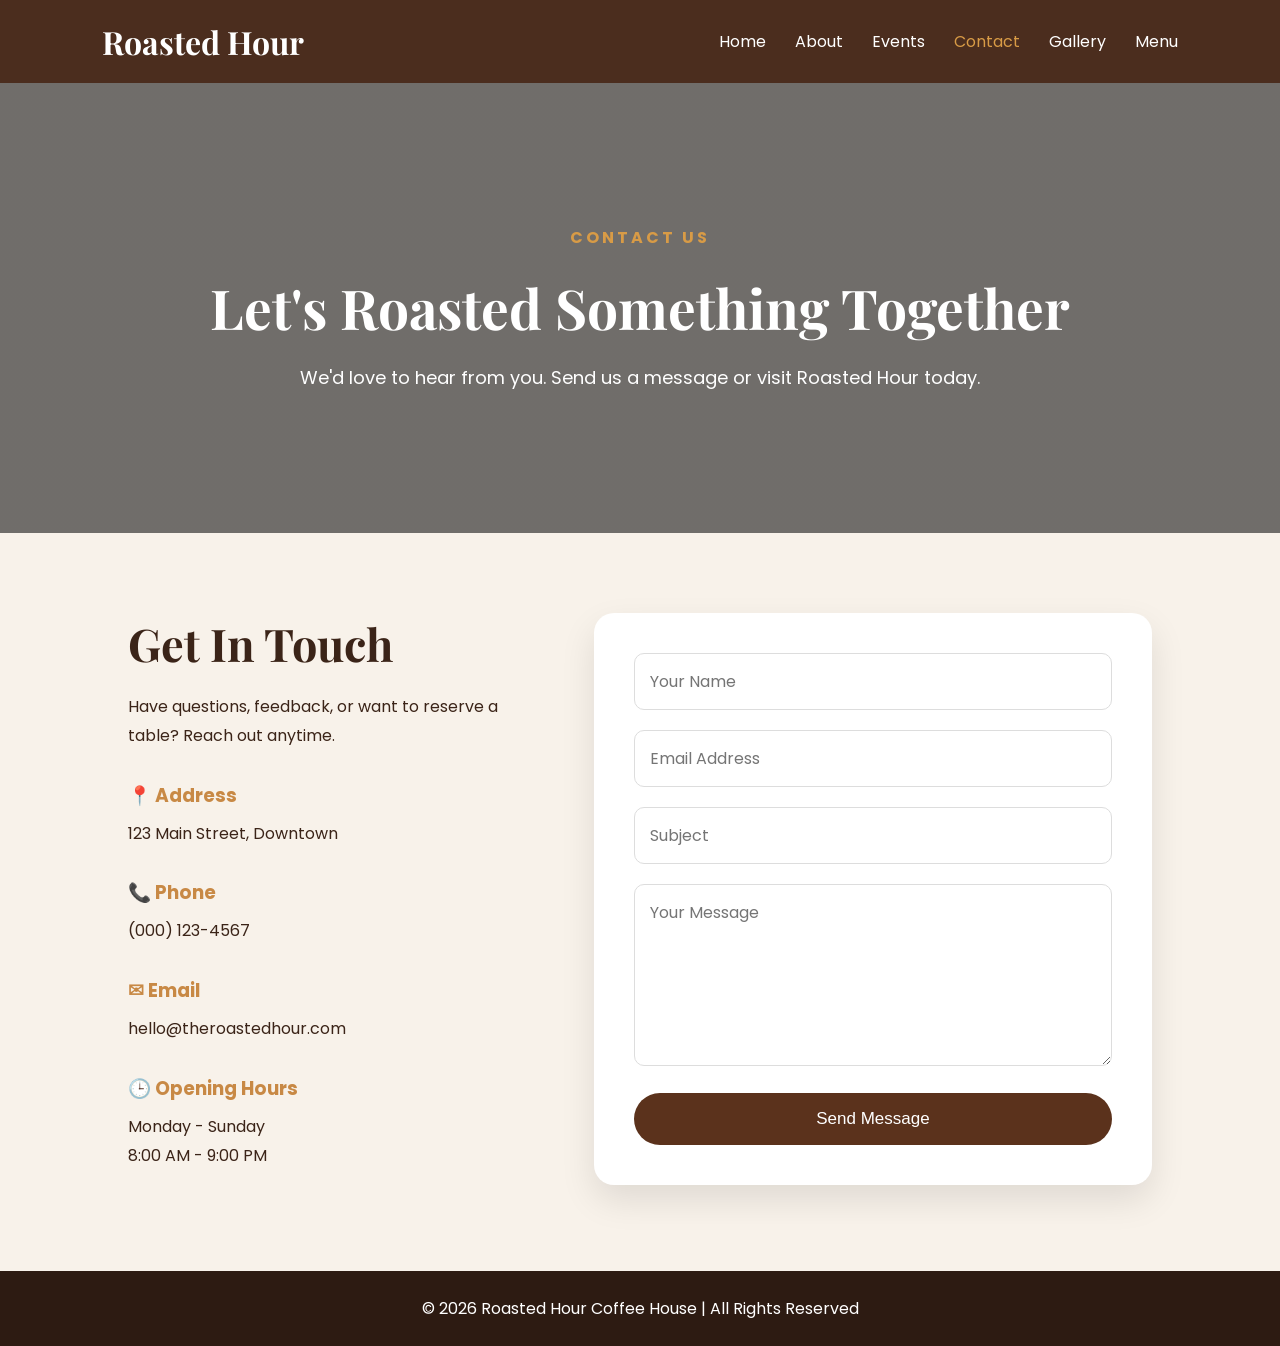
<file: contact.html>
<!DOCTYPE html>
<html lang="en">
<head>
    <meta charset="UTF-8">
    <meta name="viewport" content="width=device-width, initial-scale=1.0">
    <title>Contact | Roasted Hour</title>

    <link rel="stylesheet" href="assets/contact.css">
</head>
<body>

<header>

    <h1 class="logo">Roasted Hour</h1>

    <nav>
        <a href="home.html">Home</a>
        <a href="about.html">About</a>
        <a href="event.html">Events</a>
        <a href="contact.html" class="active">Contact</a>
        <a href="gallery.html">Gallery</a>
        <a href="menu.html">Menu</a>
        
    </nav>

</header>

<section class="hero">

    <div class="overlay">

        <h4>CONTACT US</h4>

        <h1>Let's Roasted Something Together</h1>

        <p>
            We'd love to hear from you. Send us a message or visit Roasted Hour today.
        </p>

    </div>

</section>

<section class="contact">

    <div class="contact-info">

        <h2>Get In Touch</h2>

        <p>
            Have questions, feedback, or want to reserve a table?
            Reach out anytime.
        </p>

        <div class="info">
            <h3>📍 Address</h3>
            <p>123 Main Street, Downtown</p>
        </div>

        <div class="info">
            <h3>📞 Phone</h3>
            <p>(000) 123-4567</p>
        </div>

        <div class="info">
            <h3>✉ Email</h3>
            <p>hello@theroastedhour.com</p>
        </div>

        
        

        <div class="info">
            <h3>🕒 Opening Hours</h3>
            <p>Monday - Sunday<br>8:00 AM - 9:00 PM</p>
        </div>

    </div>

    <div class="contact-form">

        <form>

            <input type="text" placeholder="Your Name">

            <input type="email" placeholder="Email Address">

            <input type="text" placeholder="Subject">

            <textarea rows="6" placeholder="Your Message"></textarea>

            <button type="submit">Send Message</button>

        </form>

    </div>

</section>

<footer>

    <p>
        © 2026 Roasted Hour Coffee House | All Rights Reserved
    </p>

</footer>

</body>
</html>
</file>
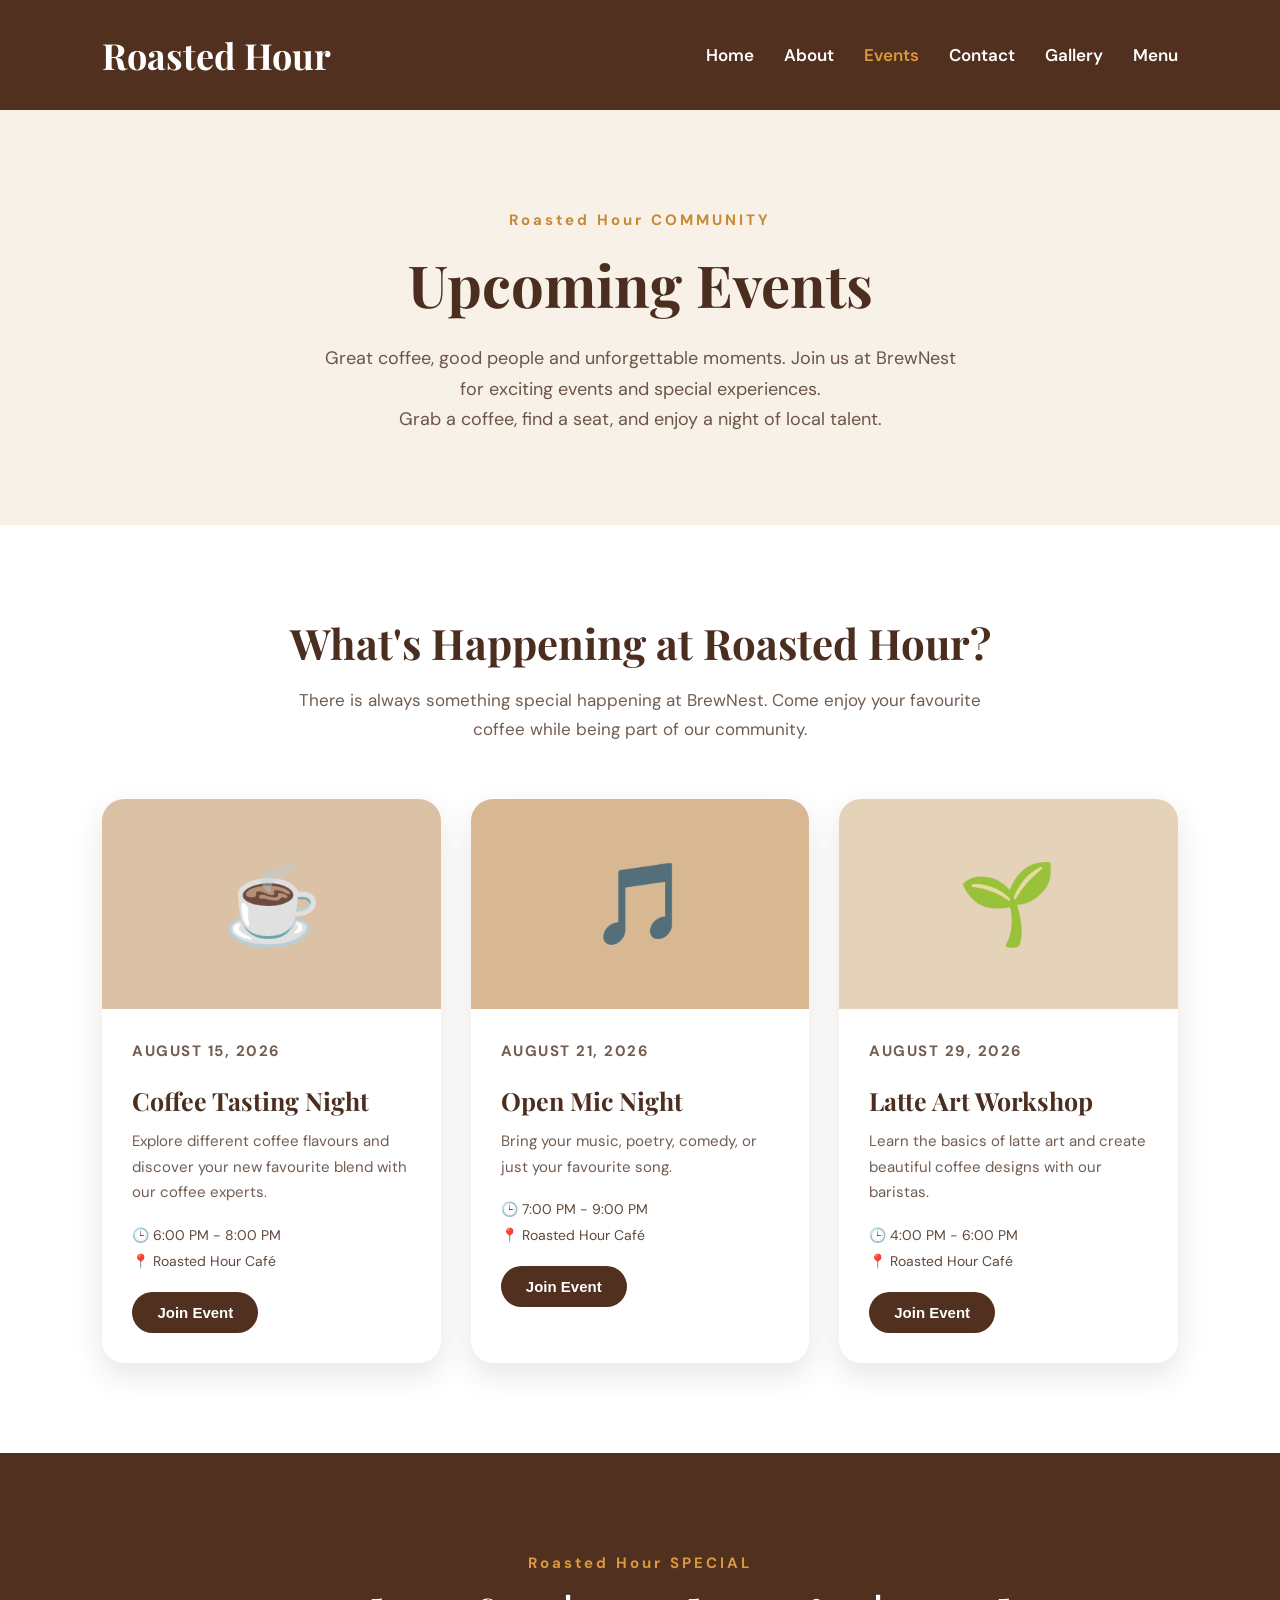
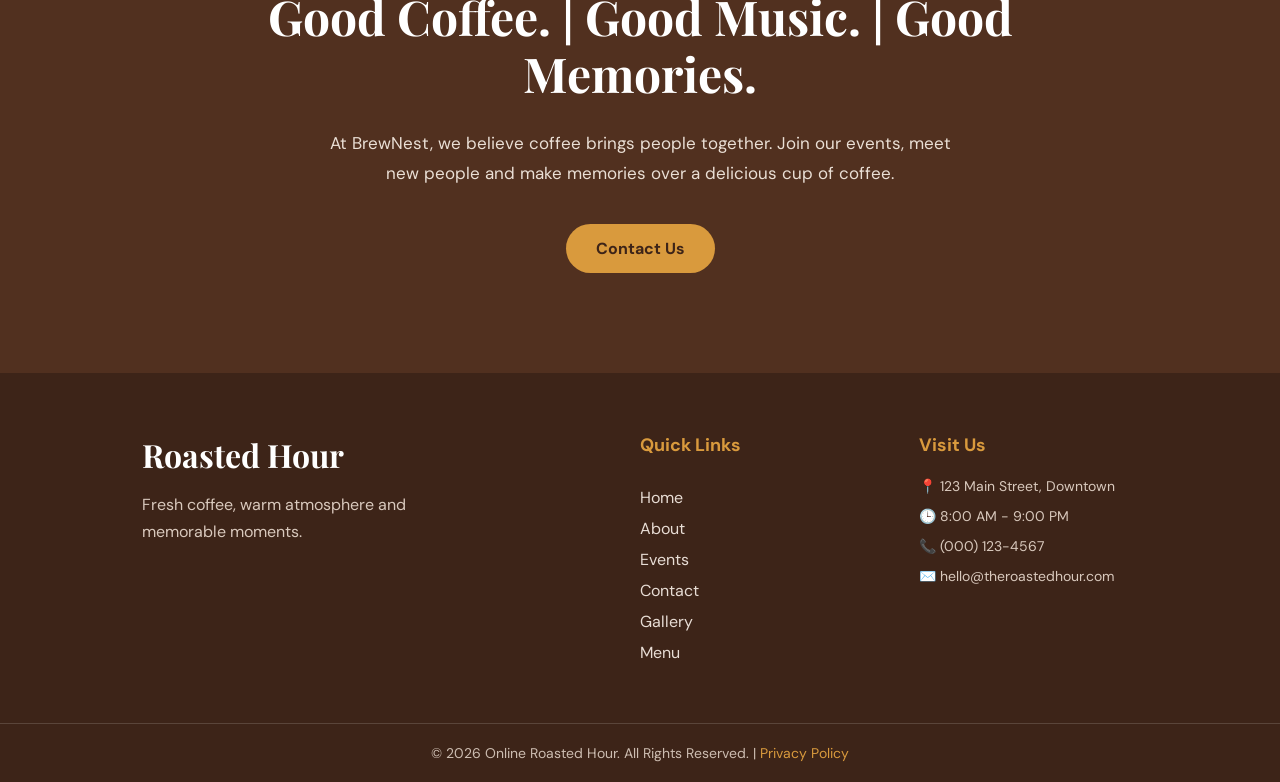
<file: event.html>
<!DOCTYPE html>
<html lang="en">

<head>
    <meta charset="UTF-8">
    <meta name="viewport" content="width=device-width, initial-scale=1.0">

    <title>Roasted Hour - Events</title>

    <link rel="stylesheet" href="assets/event.css">

    <!-- Google Font -->
    <link rel="preconnect" href="https://fonts.googleapis.com">
    <link rel="preconnect" href="https://fonts.gstatic.com" crossorigin>
    <link
        href="https://fonts.googleapis.com/css2?family=DM+Sans:wght@400;500;600;700&family=Playfair+Display:wght@600;700;800&display=swap"
        rel="stylesheet">

</head>

<body>

    <!-- navbar -->

    <header>

        <h1>Roasted Hour</h1>

        <nav>

            <div class="edit">

                <a href="home.html">Home</a>
                <a href="about.html">About</a>
                <a href="event.html" class="active">Events</a>
                <a href="contact.html">Contact</a>
                <a href="gallery.html">Gallery</a>
                <a href="menu.html">Menu</a>

            </div>

        </nav>

    </header>


    <!-- hero -->

    <section class="event-hero">

        <p class="small-title">Roasted Hour COMMUNITY</p>

        <h2>Upcoming Events</h2>

        <p class="hero-text">
            Great coffee, good people and unforgettable moments.
            Join us at BrewNest for exciting events and special experiences.
            <br>Grab a coffee, find a seat, and enjoy a night of local talent.
        </p>

    </section>


    <!--event -->

    <section class="events">

        <h2>What's Happening at Roasted Hour?</h2>

        <p class="section-description">
            There is always something special happening at BrewNest.
            Come enjoy your favourite coffee while being part of our community.
        </p>


        <div class="event-container">


            <!-- EVENT CARD 01 -->

            <div class="event-card">

                <div class="event-image coffee-night">
                    ☕
                </div>

                <div class="event-content">

                    <p class="event-date">AUGUST 15, 2026</p>

                    <h3>Coffee Tasting Night</h3>

                    <p>
                        Explore different coffee flavours and discover
                        your new favourite blend with our coffee experts.
                    </p>

                    <div class="event-info">
                        <span>🕒 6:00 PM - 8:00 PM</span>
                        <span>📍 Roasted Hour Café</span>
                    </div>

                    <button>Join Event</button>

                </div>

            </div>


            <!-- EVENT CARD 02 -->

            <div class="event-card">

                <div class="event-image music-night">
                    🎵
                </div>

                <div class="event-content">

                    <p class="event-date">AUGUST 21, 2026</p>

                    <h3>Open Mic Night</h3>

                    <p>
                        Bring your music, poetry, comedy, or just your favourite song.
                    </p>

                    <div class="event-info">
                        <span>🕒 7:00 PM - 9:00 PM</span>
                        <span>📍 Roasted Hour Café</span>
                    </div>

                    <button>Join Event</button>

                </div>

            </div>


            <!-- EVENT CARD 03 -->

            <div class="event-card">

                <div class="event-image workshop">
                    🌱
                </div>

                <div class="event-content">

                    <p class="event-date">AUGUST 29, 2026</p>

                    <h3>Latte Art Workshop</h3>

                    <p>
                        Learn the basics of latte art and create beautiful
                        coffee designs with our baristas.
                    </p>

                    <div class="event-info">
                        <span>🕒 4:00 PM - 6:00 PM</span>
                        <span>📍 Roasted Hour Café</span>
                    </div>

                    <button>Join Event</button>

                </div>

            </div>


        </div>

    </section>


    <!-- SEvent -->

    <section class="special-event">

        <div class="special-content">

            <p class="small-title">Roasted Hour SPECIAL</p>

            <h2>Good Coffee. | Good Music. | Good Memories.</h2>

            <p>
                At BrewNest, we believe coffee brings people together.
                Join our events, meet new people and make memories
                over a delicious cup of coffee.
            </p>

            <a href="contact.html">Contact Us</a>

        </div>

    </section>


    <!-- foter -->

    <section id="footer">

        <div class="footer-content">

            <div class="footer-brand">

                <h2>Roasted Hour</h2>

                <p>
                    Fresh coffee, warm atmosphere and
                    memorable moments.
                </p>

            </div>


            <div class="footer-links">

                <h3>Quick Links</h3>

                <a href="home.html">Home</a>
                <a href="about.html">About</a>
                <a href="event.html">Events</a>
                <a href="contact.html">Contact</a>
                <a href="gallery.html">Gallery</a>
                <a href="menu.html">Menu</a>

            </div>


            <div class="footer-contact">

                <h3>Visit Us</h3>

                <p>📍 123 Main Street, Downtown</p>
                <p>🕒 8:00 AM - 9:00 PM</p>
                <p>📞 (000) 123-4567</p>
                <p>✉️ hello@theroastedhour.com</p>
                

            </div>

        </div>


        <div class="footer-bottom">

            <p>
                &copy; 2026 Online Roasted Hour.
                All Rights Reserved.
                |
                <a href="#">Privacy Policy</a>
            </p>

        </div>

    </section>

</body>

</html>
</file>
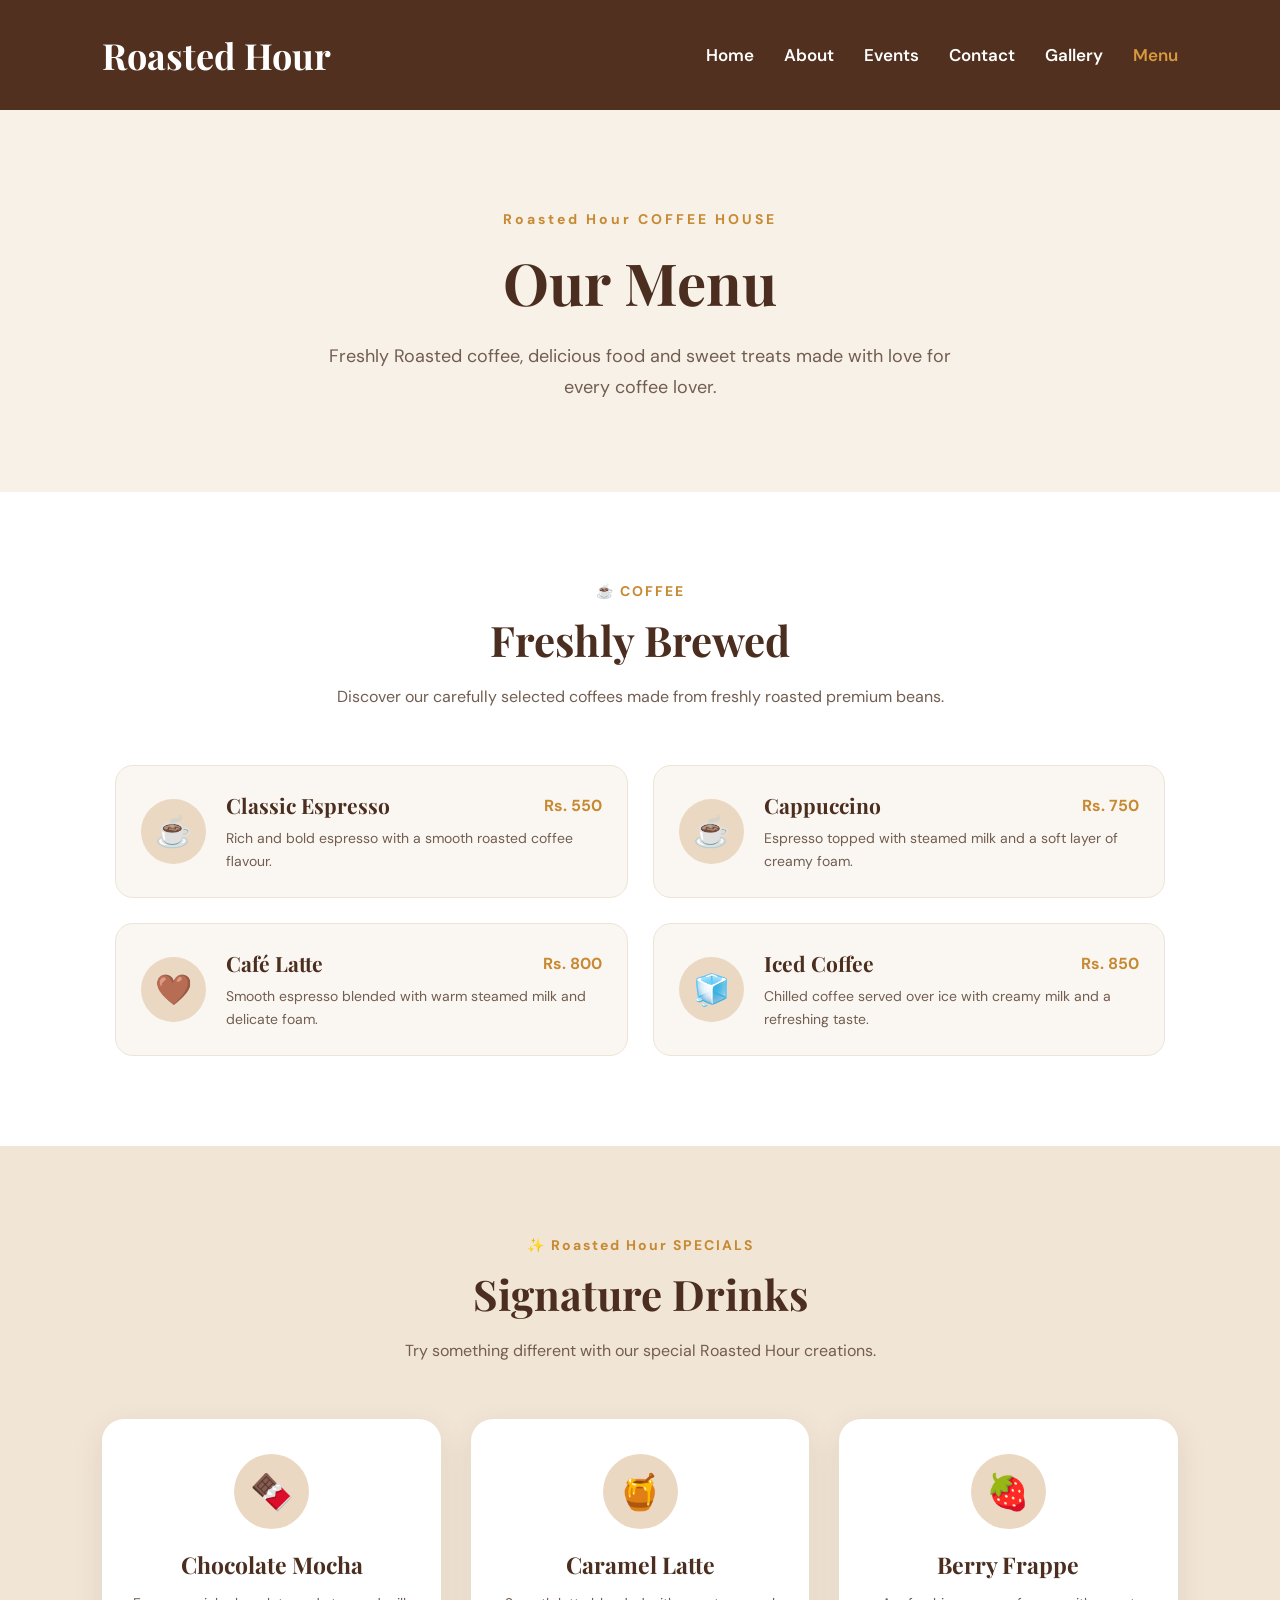
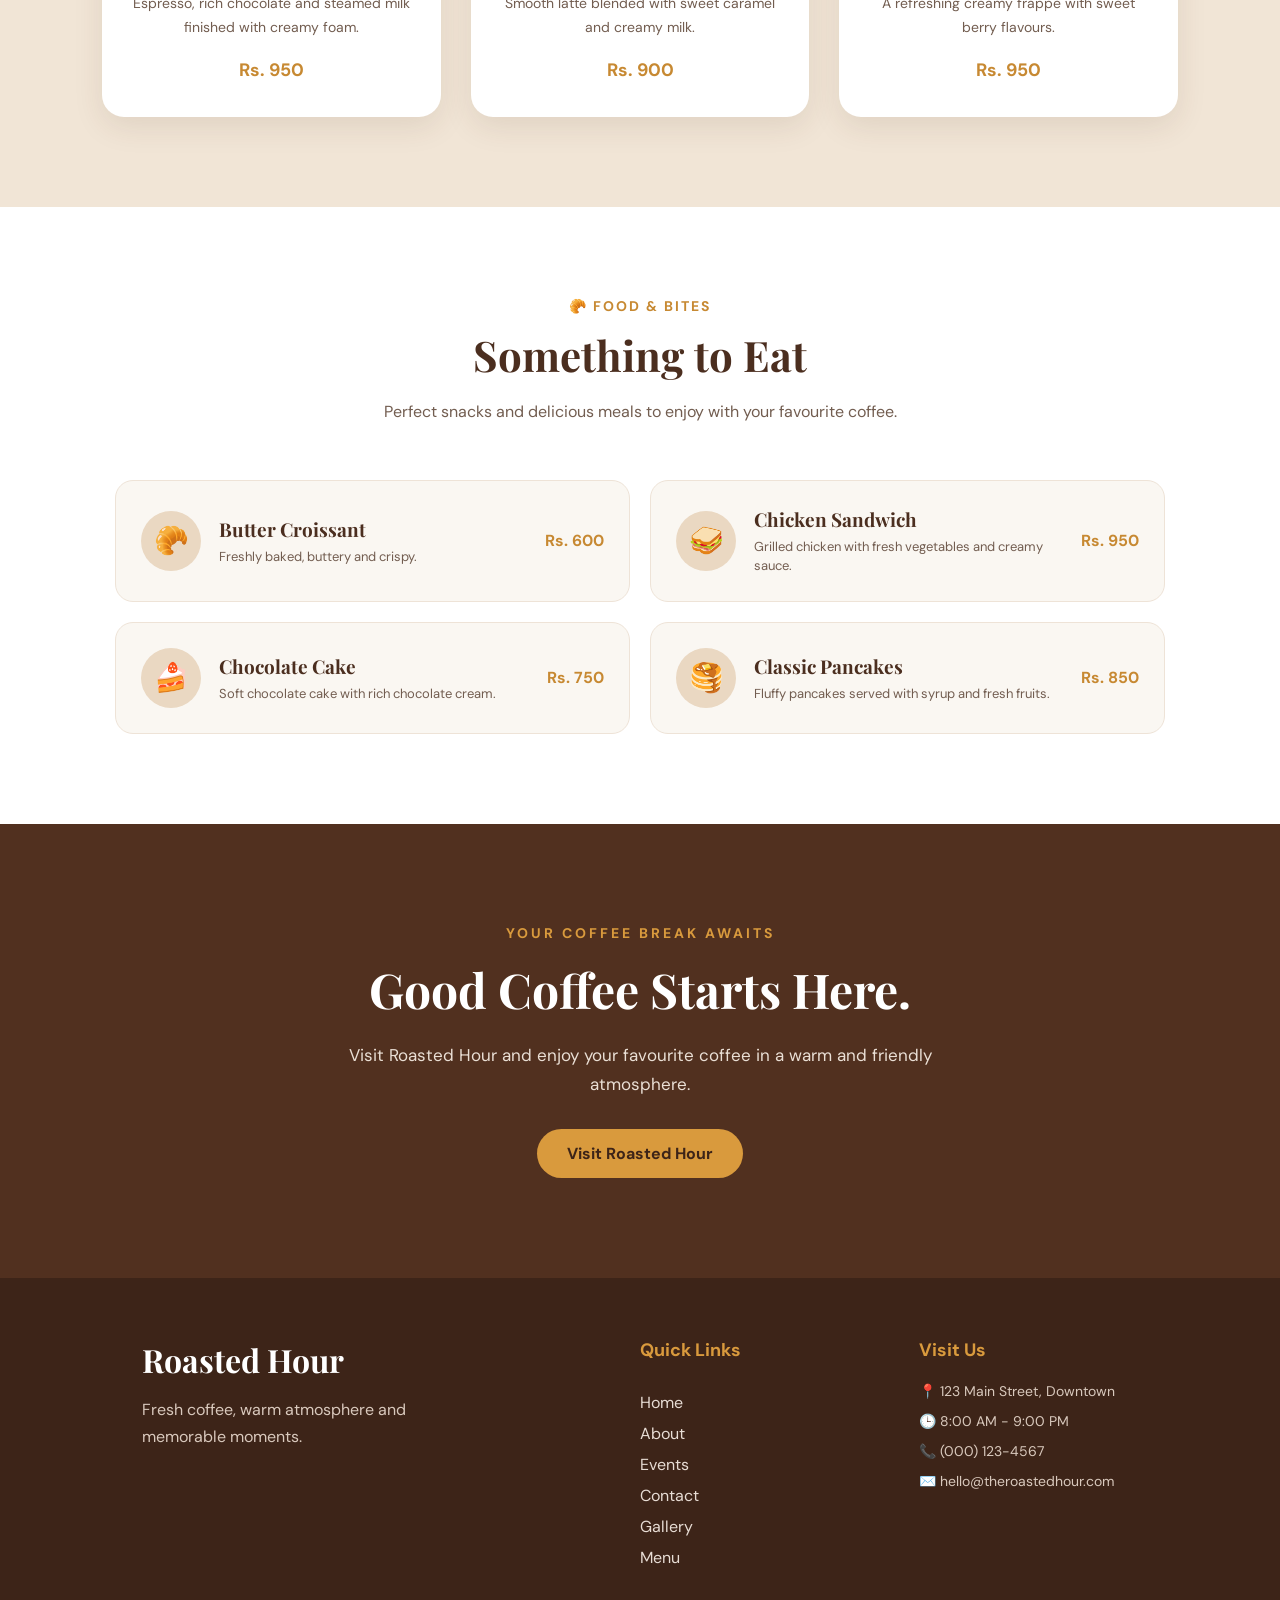
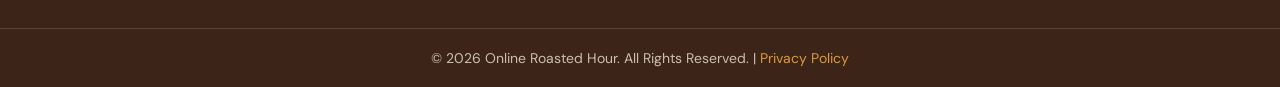
<file: menu.html>
<!DOCTYPE html>
<html lang="en">

<head>
    <meta charset="UTF-8">
    <meta name="viewport" content="width=device-width, initial-scale=1.0">

    <title>Roasted Hour - Menu</title>

    <link rel="stylesheet" href="assets/menu.css">

    <!-- Google Fonts -->
    <link rel="preconnect" href="https://fonts.googleapis.com">
    <link rel="preconnect" href="https://fonts.gstatic.com" crossorigin>

    <link href="https://fonts.googleapis.com/css2?family=DM+Sans:wght@400;500;600;700&family=Playfair+Display:wght@600;700;800&display=swap"
        rel="stylesheet">

</head>

<body>


    <!-- navbar -->

    <header>

        <h1>Roasted Hour</h1>

        <nav>

            <div class="edit">

                <a href="home.html">Home</a>
                <a href="about.html">About</a>
                <a href="event.html">Events</a>
                <a href="contact.html">Contact</a>
                <a href="gallery.html">Gallery</a>
                <a href="menu.html" class="active">Menu</a>

            </div>

        </nav>

    </header>



    <!-- hero sec -->

    <section class="menu-hero">

        <p class="small-title">Roasted Hour COFFEE HOUSE</p>

        <h2>Our Menu</h2>

        <p>
            Freshly Roasted  coffee, delicious food and sweet treats
            made with love for every coffee lover.
        </p>

    </section>



    <!--coffe menu-->

    <section class="menu-section">

        <div class="section-title">

            <p class="category">☕ COFFEE</p>

            <h2>Freshly Brewed</h2>

            <p>
                Discover our carefully selected coffees made
                from freshly roasted premium beans.
            </p>

        </div>


        <div class="menu-container">


            <!-- Coffee 01 -->

            <div class="menu-item">

                <div class="item-icon">
                    ☕
                </div>

                <div class="item-details">

                    <div class="item-heading">

                        <h3>Classic Espresso</h3>

                        <span>Rs. 550</span>

                    </div>

                    <p>
                        Rich and bold espresso with a smooth
                        roasted coffee flavour.
                    </p>

                </div>

            </div>


            <!-- Coffee 02 -->

            <div class="menu-item">

                <div class="item-icon">
                    ☕
                </div>

                <div class="item-details">

                    <div class="item-heading">

                        <h3>Cappuccino</h3>

                        <span>Rs. 750</span>

                    </div>

                    <p>
                        Espresso topped with steamed milk
                        and a soft layer of creamy foam.
                    </p>

                </div>

            </div>


            <!-- Coffee 03 -->

            <div class="menu-item">

                <div class="item-icon">
                    🤎
                </div>

                <div class="item-details">

                    <div class="item-heading">

                        <h3>Café Latte</h3>

                        <span>Rs. 800</span>

                    </div>

                    <p>
                        Smooth espresso blended with warm
                        steamed milk and delicate foam.
                    </p>

                </div>

            </div>


            <!-- Coffee 04 -->

            <div class="menu-item">

                <div class="item-icon">
                    🧊
                </div>

                <div class="item-details">

                    <div class="item-heading">

                        <h3>Iced Coffee</h3>

                        <span>Rs. 850</span>

                    </div>

                    <p>
                        Chilled coffee served over ice with
                        creamy milk and a refreshing taste.
                    </p>

                </div>

            </div>


        </div>

    </section>



    <!-- special drink -->

    <section class="special-menu">

        <div class="section-title">

            <p class="category">✨ Roasted Hour SPECIALS</p>

            <h2>Signature Drinks</h2>

            <p>
                Try something different with our
                special Roasted Hour creations.
            </p>

        </div>


        <div class="special-container">


            <div class="special-card">

                <div class="special-icon">
                    🍫
                </div>

                <h3>Chocolate Mocha</h3>

                <p>
                    Espresso, rich chocolate and steamed
                    milk finished with creamy foam.
                </p>

                <strong>Rs. 950</strong>

            </div>


            <div class="special-card">

                <div class="special-icon">
                    🍯
                </div>

                <h3>Caramel Latte</h3>

                <p>
                    Smooth latte blended with sweet
                    caramel and creamy milk.
                </p>

                <strong>Rs. 900</strong>

            </div>


            <div class="special-card">

                <div class="special-icon">
                    🍓
                </div>

                <h3>Berry Frappe</h3>

                <p>
                    A refreshing creamy frappe with
                    sweet berry flavours.
                </p>

                <strong>Rs. 950</strong>

            </div>


        </div>

    </section>



    <!-- food menu -->

    <section class="menu-section food-section">

        <div class="section-title">

            <p class="category">🥐 FOOD & BITES</p>

            <h2>Something to Eat</h2>

            <p>
                Perfect snacks and delicious meals
                to enjoy with your favourite coffee.
            </p>

        </div>


        <div class="food-container">


            <!-- Food 01 -->

            <div class="food-item">

                <div class="food-icon">
                    🥐
                </div>

                <div>

                    <h3>Butter Croissant</h3>

                    <p>
                        Freshly baked, buttery and crispy.
                    </p>

                </div>

                <span>Rs. 600</span>

            </div>


            <!-- Food 02 -->

            <div class="food-item">

                <div class="food-icon">
                    🥪
                </div>

                <div>

                    <h3>Chicken Sandwich</h3>

                    <p>
                        Grilled chicken with fresh vegetables
                        and creamy sauce.
                    </p>

                </div>

                <span>Rs. 950</span>

            </div>


            <!-- Food 03 -->

            <div class="food-item">

                <div class="food-icon">
                    🍰
                </div>

                <div>

                    <h3>Chocolate Cake</h3>

                    <p>
                        Soft chocolate cake with rich
                        chocolate cream.
                    </p>

                </div>

                <span>Rs. 750</span>

            </div>


            <!-- Food 04 -->

            <div class="food-item">

                <div class="food-icon">
                    🥞
                </div>

                <div>

                    <h3>Classic Pancakes</h3>

                    <p>
                        Fluffy pancakes served with syrup
                        and fresh fruits.
                    </p>

                </div>

                <span>Rs. 850</span>

            </div>


        </div>

    </section>



   <!--cta-->

    <section class="menu-cta">

        <p class="small-title">YOUR COFFEE BREAK AWAITS</p>

        <h2>Good Coffee Starts Here.</h2>

        <p>
            Visit Roasted Hour and enjoy your favourite coffee
            in a warm and friendly atmosphere.
        </p>

        <a href="contact.html">Visit Roasted Hour</a>

    </section>



    <!--footer-->

    <footer>

        <div class="footer-content">


            <div class="footer-brand">

                <h2>Roasted Hour</h2>

                <p>
                    Fresh coffee, warm atmosphere and
                    memorable moments.
                </p>

            </div>


            <div class="footer-links">

                <h3>Quick Links</h3>

                <a href="home.html">Home</a>
                <a href="about.html">About</a>
                <a href="event.html">Events</a>
                <a href="contact.html">Contact</a>
                <a href="gallery.html">Gallery</a>
                <a href="menu.html">Menu</a>

            </div>


            <div class="footer-contact">

                <h3>Visit Us</h3>

                <p>📍 123 Main Street, Downtown</p>
                <p>🕒 8:00 AM - 9:00 PM</p>
                <p>📞 (000) 123-4567</p>
                <p>✉️ hello@theroastedhour.com</p>
            </div>

        </div>


        <div class="footer-bottom">

            <p>
                &copy; 2026 Online Roasted Hour.
                All Rights Reserved.
                |
                <a href="#">Privacy Policy</a>
            </p>

        </div>

    </footer>


</body>

</html>
</file>
<file: assets/contact.css>
@import url('https://fonts.googleapis.com/css2?family=Playfair+Display:wght@700&family=Poppins:wght@300;400;500;600&display=swap');

*{
margin:0;
padding:0;
box-sizing:border-box;
}

body{
font-family:Poppins,sans-serif;
background:#f8f2ea;
color:#3b2418;
}

/* HEADER */

header{
display:flex;
justify-content:space-between;
align-items:center;
padding:20px 8%;
background:#4b2d1e;
}

.logo{
color:#fff;
font-family:'Playfair Display';
}

nav a{
text-decoration:none;
color:white;
margin-left:25px;
transition:.3s;
}

nav a:hover,
.active{
color:#d89b46;
}

/* HERO */

.hero{
height:50vh;
background:linear-gradient(rgba(0,0,0,.55),rgba(0,0,0,.55)),
url(https://images.openai.com/static-rsc-4/EvQbkxJPOYwlvQANbe2gFBXFozXohaW_11C6SRZbkKbFd3wS0elVgfxD0AJ9axKmEv0-1PcV2gCMSZJH4XjD3tuL23C2L4Jkrpz_mYlVbnsguzXMXCLJzYVatmQloai610Et39zY7qQLhtljM9FpcgUX7mfGFPaAnc1LrDv_XMIp3Nhpx-DX1iW6xbAKRsDx?purpose=fullsize);
background-size:cover;
background-position:center;
display:flex;
justify-content:center;
align-items:center;
text-align:center;
}

.overlay{
color:white;
}

.overlay h4{
letter-spacing:3px;
color:#d89b46;
}

.overlay h1{
font-size:55px;
font-family:'Playfair Display';
margin:20px 0;
}

.overlay p{
font-size:18px;
}

/* CONTACT */

.contact{
display:flex;
justify-content:space-between;
gap:60px;
padding:80px 10%;
}

.contact-info{
width:40%;
}

.contact-info h2{
font-size:45px;
margin-bottom:20px;
font-family:'Playfair Display';
}

.contact-info p{
line-height:1.8;
margin-bottom:20px;
}

.info{
margin-top:30px;
}

.info h3{
color:#c88945;
margin-bottom:10px;
}

.contact-form{
width:55%;
}

form{
background:white;
padding:40px;
border-radius:20px;
box-shadow:0 15px 35px rgba(0,0,0,.1);
}

form input,
form textarea{

width:100%;
padding:15px;
margin-bottom:20px;

border:1px solid #ddd;
border-radius:10px;

font-size:16px;
font-family:Poppins;

outline:none;
}

form input:focus,
form textarea:focus{

border:2px solid #c88945;

}

button{

width:100%;
padding:16px;

border:none;
border-radius:40px;

background:#5b321c;
color:white;

font-size:17px;
cursor:pointer;

transition:.3s;

}

button:hover{

background:#c88945;

}

/* FOOTER */

footer{

background:#2d1b12;
color:white;
padding:25px;
text-align:center;

}

/* RESPONSIVE */

@media(max-width:900px){

.contact{
flex-direction:column;
}

.contact-info,
.contact-form{
width:100%;
}

.overlay h1{
font-size:38px;
}

header{
flex-direction:column;
gap:15px;
}

nav{
display:flex;
flex-wrap:wrap;
justify-content:center;
}

}
</file>
<file: assets/event.css>
* {
    margin: 0;
    padding: 0;
    box-sizing: border-box;
}

body {
    font-family: "DM Sans", sans-serif;
    background-color: #f7f1e8;
    color: #4b2e1f;
}


/* 
   NAVBAR
 */

header {
    height: 110px;
    background-color: #51301f;

    display: flex;
    align-items: center;
    justify-content: space-between;

    padding: 0 8%;

    position: sticky;
    top: 0;
    z-index: 1000;
}


header h1 {
    color: white;

    font-family: "Playfair Display", serif;

    font-size: 36px;
    font-weight: 700;
}


nav {
    display: flex;
    align-items: center;
}


.edit {
    display: flex;
    gap: 30px;
}


nav a {
    color: white;

    text-decoration: none;

    font-size: 17px;
    font-weight: 600;

    transition: 0.3s;
}


nav a:hover {
    color: #d99a3d;
}


nav a.active {
    color: #d99a3d;
}


/*
   EVENT HERO
 */

.event-hero {
    text-align: center;

    padding: 100px 20px 90px;

    background-color: #f7f1e8;
}


.small-title {
    color: #c78932;

    font-size: 15px;
    font-weight: 700;

    letter-spacing: 3px;

    margin-bottom: 15px;
}


.event-hero h2 {
    font-family: "Playfair Display", serif;

    font-size: 58px;

    color: #4b2e1f;

    margin-bottom: 20px;
}


.hero-text {
    max-width: 650px;

    margin: auto;

    color: #6b5548;

    font-size: 18px;

    line-height: 1.7;
}


/* 
   EVENTS SECTION
 */

.events {
    background-color: #fff;

    padding: 90px 8%;
}


.events > h2 {
    text-align: center;

    font-family: "Playfair Display", serif;

    font-size: 42px;

    color: #4b2e1f;

    margin-bottom: 15px;
}


.section-description {
    max-width: 700px;

    margin: 0 auto 55px;

    text-align: center;

    color: #725d50;

    font-size: 17px;

    line-height: 1.7;
}


/* 
   EVENT CARDS
 */

.event-container {
    display: grid;

    grid-template-columns: repeat(3, 1fr);

    gap: 30px;

    max-width: 1200px;

    margin: auto;
}


.event-card {
    background-color: #ffffff;

    border-radius: 22px;

    overflow: hidden;

    box-shadow: 0 12px 30px rgba(76, 48, 31, 0.12);

    transition: 0.3s;
}


.event-card:hover {
    transform: translateY(-10px);

    box-shadow: 0 18px 40px rgba(76, 48, 31, 0.18);
}


/* 
   EVENT IMAGE
 */

.event-image {
    height: 210px;

    display: flex;

    align-items: center;
    justify-content: center;

    font-size: 80px;

    background-color: #ead9c5;
}


.coffee-night {
    background-color: #dbc2a7;
}


.music-night {
    background-color: #d8b892;
}


.workshop {
    background-color: #e4d2b9;
}


/* 
   EVENT CONTENT
 */

.event-content {
    padding: 30px;
}


.event-date {
    color: #c78932;

    font-size: 13px;

    font-weight: 700;

    letter-spacing: 1.5px;

    margin-bottom: 10px;
}


.event-content h3 {
    font-family: "Playfair Display", serif;

    color: #4b2e1f;

    font-size: 25px;

    margin-bottom: 12px;
}


.event-content > p {
    color: #725d50;

    font-size: 15px;

    line-height: 1.7;

    margin-bottom: 20px;
}


/* 
   EVENT INFO
 */

.event-info {
    display: flex;

    flex-direction: column;

    gap: 8px;

    color: #60493c;

    font-size: 14px;

    margin-bottom: 22px;
}


/*
   BUTTON
 */

.event-content button {
    background-color: #51301f;

    color: white;

    border: none;

    padding: 12px 25px;

    border-radius: 30px;

    font-size: 15px;

    font-weight: 600;

    cursor: pointer;

    transition: 0.3s;
}


.event-content button:hover {
    background-color: #c78932;

    transform: translateY(-2px);
}


/* 
   SPECIAL EVENT SECTION
 */

.special-event {
    background-color: #51301f;

    padding: 100px 10%;
}


.special-content {
    max-width: 850px;

    margin: auto;

    text-align: center;
}


.special-content .small-title {
    color: #d99a3d;
}


.special-content h2 {
    font-family: "Playfair Display", serif;

    color: white;

    font-size: 48px;

    line-height: 1.2;

    margin-bottom: 25px;
}


.special-content p:not(.small-title) {
    color: #eadfd5;

    max-width: 650px;

    margin: auto;

    font-size: 17px;

    line-height: 1.8;

    margin-bottom: 35px;
}


.special-content a {
    display: inline-block;

    background-color: #d99a3d;

    color: #3d2418;

    text-decoration: none;

    padding: 14px 30px;

    border-radius: 30px;

    font-weight: 700;

    transition: 0.3s;
}


.special-content a:hover {
    background-color: white;

    color: #51301f;
}


/*  FOOTER
*/

#footer {
    background-color: #3d2418;

    color: white;
}


.footer-content {
    max-width: 1200px;

    margin: auto;

    padding: 60px 8%;

    display: grid;

    grid-template-columns: 2fr 1fr 1fr;

    gap: 60px;
}


.footer-brand h2 {
    font-family: "Playfair Display", serif;

    font-size: 32px;

    margin-bottom: 15px;
}


.footer-brand p {
    color: #d9c9bd;

    line-height: 1.7;

    max-width: 300px;
}


.footer-content h3 {
    color: #d99a3d;

    margin-bottom: 20px;

    font-size: 18px;
}


.footer-links {
    display: flex;

    flex-direction: column;

    gap: 10px;
}


.footer-links a {
    color: #e8ddd5;

    text-decoration: none;

    transition: 0.3s;
}


.footer-links a:hover {
    color: #d99a3d;
}


.footer-contact p {
    color: #d9c9bd;

    margin-bottom: 12px;

    font-size: 14px;
}


.footer-bottom {
    border-top: 1px solid rgba(255,255,255,0.15);

    text-align: center;

    padding: 20px;

    color: #cdbdb1;

    font-size: 14px;
}


.footer-bottom a {
    color: #d99a3d;

    text-decoration: none;
}


/*resection*/

@media (max-width: 900px) {

    header {
        height: auto;

        padding: 25px 5%;

        flex-direction: column;

        gap: 20px;
    }


    .edit {
        gap: 15px;

        flex-wrap: wrap;

        justify-content: center;
    }


    .event-hero h2 {
        font-size: 45px;
    }


    .event-container {
        grid-template-columns: 1fr 1fr;
    }


    .footer-content {
        grid-template-columns: 1fr 1fr;
    }

}


@media (max-width: 600px) {

    header h1 {
        font-size: 30px;
    }


    nav a {
        font-size: 14px;
    }


    .event-hero {
        padding: 70px 20px;
    }


    .event-hero h2 {
        font-size: 38px;
    }


    .events {
        padding: 65px 20px;
    }


    .events > h2 {
        font-size: 32px;
    }


    .event-container {
        grid-template-columns: 1fr;
    }


    .special-content h2 {
        font-size: 36px;
    }


    .footer-content {
        grid-template-columns: 1fr;

        gap: 35px;
    }

}
</file>
<file: assets/menu.css>
* {
    margin: 0;
    padding: 0;
    box-sizing: border-box;
}

body {
    font-family: "DM Sans", sans-serif;

    background-color: #f7f1e8;

    color: #4b2e1f;
}


/* 
   NAVBAR
*/

header {
    height: 110px;

    background-color: #51301f;

    display: flex;

    align-items: center;

    justify-content: space-between;

    padding: 0 8%;

    position: sticky;

    top: 0;

    z-index: 1000;
}


header h1 {
    font-family: "Playfair Display", serif;

    color: white;

    font-size: 36px;

    font-weight: 700;
}


nav {
    display: flex;

    align-items: center;
}


.edit {
    display: flex;

    gap: 30px;
}


nav a {
    color: white;

    text-decoration: none;

    font-size: 17px;

    font-weight: 600;

    transition: 0.3s;
}


nav a:hover {
    color: #d99a3d;
}


nav a.active {
    color: #d99a3d;
}


/* 
   MENU HERO
 */

.menu-hero {
    text-align: center;

    padding: 100px 20px 90px;

    background-color: #f7f1e8;
}


.small-title {
    color: #c78932;

    font-size: 14px;

    font-weight: 700;

    letter-spacing: 3px;

    margin-bottom: 15px;
}


.menu-hero h2 {
    font-family: "Playfair Display", serif;

    color: #4b2e1f;

    font-size: 58px;

    margin-bottom: 20px;
}


.menu-hero > p:last-child {
    max-width: 650px;

    margin: auto;

    color: #725d50;

    font-size: 18px;

    line-height: 1.7;
}


/* 
   MENU SECTION
 */

.menu-section {
    background-color: white;

    padding: 90px 8%;
}


.section-title {
    text-align: center;

    max-width: 700px;

    margin: auto;

    margin-bottom: 55px;
}


.category {
    color: #c78932;

    font-size: 14px;

    font-weight: 700;

    letter-spacing: 2px;

    margin-bottom: 12px;
}


.section-title h2 {
    font-family: "Playfair Display", serif;

    color: #4b2e1f;

    font-size: 42px;

    margin-bottom: 15px;
}


.section-title > p:last-child {
    color: #725d50;

    font-size: 16px;

    line-height: 1.7;
}


/*
   MENU ITEMS
*/

.menu-container {
    max-width: 1050px;

    margin: auto;

    display: grid;

    grid-template-columns: 1fr 1fr;

    gap: 25px;
}


.menu-item {
    display: flex;

    align-items: center;

    gap: 20px;

    background-color: #faf7f2;

    padding: 25px;

    border-radius: 18px;

    border: 1px solid #eee3d7;

    transition: 0.3s;
}


.menu-item:hover {
    transform: translateY(-5px);

    box-shadow: 0 12px 30px rgba(76, 48, 31, 0.10);
}


.item-icon {
    min-width: 65px;

    height: 65px;

    border-radius: 50%;

    background-color: #ead8c2;

    display: flex;

    align-items: center;

    justify-content: center;

    font-size: 30px;
}


.item-details {
    width: 100%;
}


.item-heading {
    display: flex;

    justify-content: space-between;

    align-items: center;

    gap: 15px;

    margin-bottom: 8px;
}


.item-heading h3 {
    font-family: "Playfair Display", serif;

    color: #4b2e1f;

    font-size: 21px;
}


.item-heading span {
    color: #c78932;

    font-size: 16px;

    font-weight: 700;

    white-space: nowrap;
}


.item-details p {
    color: #725d50;

    font-size: 14px;

    line-height: 1.6;
}


/* 
   SPECIAL MENU
 */

.special-menu {
    background-color: #f1e5d6;

    padding: 90px 8%;
}


.special-container {
    max-width: 1100px;

    margin: auto;

    display: grid;

    grid-template-columns: repeat(3, 1fr);

    gap: 30px;
}


.special-card {
    background-color: white;

    padding: 35px 30px;

    border-radius: 22px;

    text-align: center;

    box-shadow: 0 10px 30px rgba(76, 48, 31, 0.10);

    transition: 0.3s;
}


.special-card:hover {
    transform: translateY(-8px);
}


.special-icon {
    width: 75px;

    height: 75px;

    margin: auto;

    margin-bottom: 20px;

    border-radius: 50%;

    background-color: #ead8c2;

    display: flex;

    align-items: center;

    justify-content: center;

    font-size: 35px;
}


.special-card h3 {
    font-family: "Playfair Display", serif;

    color: #4b2e1f;

    font-size: 23px;

    margin-bottom: 12px;
}


.special-card p {
    color: #725d50;

    font-size: 14px;

    line-height: 1.7;

    margin-bottom: 18px;
}


.special-card strong {
    color: #c78932;

    font-size: 18px;
}


/* 
   FOOD SECTION
 */

.food-section {
    background-color: #fff;
}


.food-container {
    max-width: 1050px;

    margin: auto;

    display: grid;

    grid-template-columns: 1fr 1fr;

    gap: 20px;
}


.food-item {
    display: grid;

    grid-template-columns: 60px 1fr auto;

    align-items: center;

    gap: 18px;

    padding: 25px;

    background-color: #faf7f2;

    border-radius: 18px;

    border: 1px solid #eee3d7;

    transition: 0.3s;
}


.food-item:hover {
    transform: translateY(-5px);

    box-shadow: 0 12px 30px rgba(76, 48, 31, 0.10);
}


.food-icon {
    width: 60px;

    height: 60px;

    border-radius: 50%;

    background-color: #ead8c2;

    display: flex;

    align-items: center;

    justify-content: center;

    font-size: 28px;
}


.food-item h3 {
    font-family: "Playfair Display", serif;

    color: #4b2e1f;

    font-size: 19px;

    margin-bottom: 5px;
}


.food-item p {
    color: #725d50;

    font-size: 13px;

    line-height: 1.5;
}


.food-item > span {
    color: #c78932;

    font-size: 16px;

    font-weight: 700;

    white-space: nowrap;
}




.menu-cta {
    background-color: #51301f;

    text-align: center;

    padding: 100px 20px;
}


.menu-cta .small-title {
    color: #d99a3d;
}


.menu-cta h2 {
    font-family: "Playfair Display", serif;

    color: white;

    font-size: 48px;

    margin-bottom: 20px;
}


.menu-cta > p:not(.small-title) {
    max-width: 600px;

    margin: auto;

    color: #eadfd5;

    font-size: 17px;

    line-height: 1.7;

    margin-bottom: 30px;
}


.menu-cta a {
    display: inline-block;

    padding: 14px 30px;

    background-color: #d99a3d;

    color: #3d2418;

    text-decoration: none;

    border-radius: 30px;

    font-weight: 700;

    transition: 0.3s;
}


.menu-cta a:hover {
    background-color: white;

    color: #51301f;
}


/* 
   FOOTER
 */

footer {
    background-color: #3d2418;

    color: white;
}


.footer-content {
    max-width: 1200px;

    margin: auto;

    padding: 60px 8%;

    display: grid;

    grid-template-columns: 2fr 1fr 1fr;

    gap: 60px;
}


.footer-brand h2 {
    font-family: "Playfair Display", serif;

    font-size: 32px;

    margin-bottom: 15px;
}


.footer-brand p {
    color: #d9c9bd;

    line-height: 1.7;

    max-width: 300px;
}


.footer-content h3 {
    color: #d99a3d;

    font-size: 18px;

    margin-bottom: 20px;
}


.footer-links {
    display: flex;

    flex-direction: column;

    gap: 10px;
}


.footer-links a {
    color: #e8ddd5;

    text-decoration: none;

    transition: 0.3s;
}


.footer-links a:hover {
    color: #d99a3d;
}


.footer-contact p {
    color: #d9c9bd;

    font-size: 14px;

    margin-bottom: 12px;
}


.footer-bottom {
    border-top: 1px solid rgba(255, 255, 255, 0.15);

    text-align: center;

    padding: 20px;

    color: #cdbdb1;

    font-size: 14px;
}


.footer-bottom a {
    color: #d99a3d;

    text-decoration: none;
}


/* =========================================
   RESPONSIVE
========================================= */

@media (max-width: 900px) {

    header {
        height: auto;

        padding: 25px 5%;

        flex-direction: column;

        gap: 20px;
    }


    .edit {
        gap: 15px;

        flex-wrap: wrap;

        justify-content: center;
    }


    .menu-hero h2 {
        font-size: 45px;
    }


    .menu-container {
        grid-template-columns: 1fr;
    }


    .special-container {
        grid-template-columns: 1fr 1fr;
    }


    .food-container {
        grid-template-columns: 1fr;
    }


    .footer-content {
        grid-template-columns: 1fr 1fr;
    }

}


@media (max-width: 600px) {

    header h1 {
        font-size: 30px;
    }


    nav a {
        font-size: 14px;
    }


    .menu-hero {
        padding: 70px 20px;
    }


    .menu-hero h2 {
        font-size: 38px;
    }


    .menu-section,
    .special-menu {
        padding: 65px 20px;
    }


    .section-title h2 {
        font-size: 32px;
    }


    .special-container {
        grid-template-columns: 1fr;
    }


    .food-item {
        grid-template-columns: 55px 1fr;

        gap: 15px;
    }


    .food-item > span {
        grid-column: 2;
    }


    .menu-cta {
        padding: 70px 20px;
    }


    .menu-cta h2 {
        font-size: 36px;
    }


    .footer-content {
        grid-template-columns: 1fr;

        gap: 35px;
    }

}
</file>
